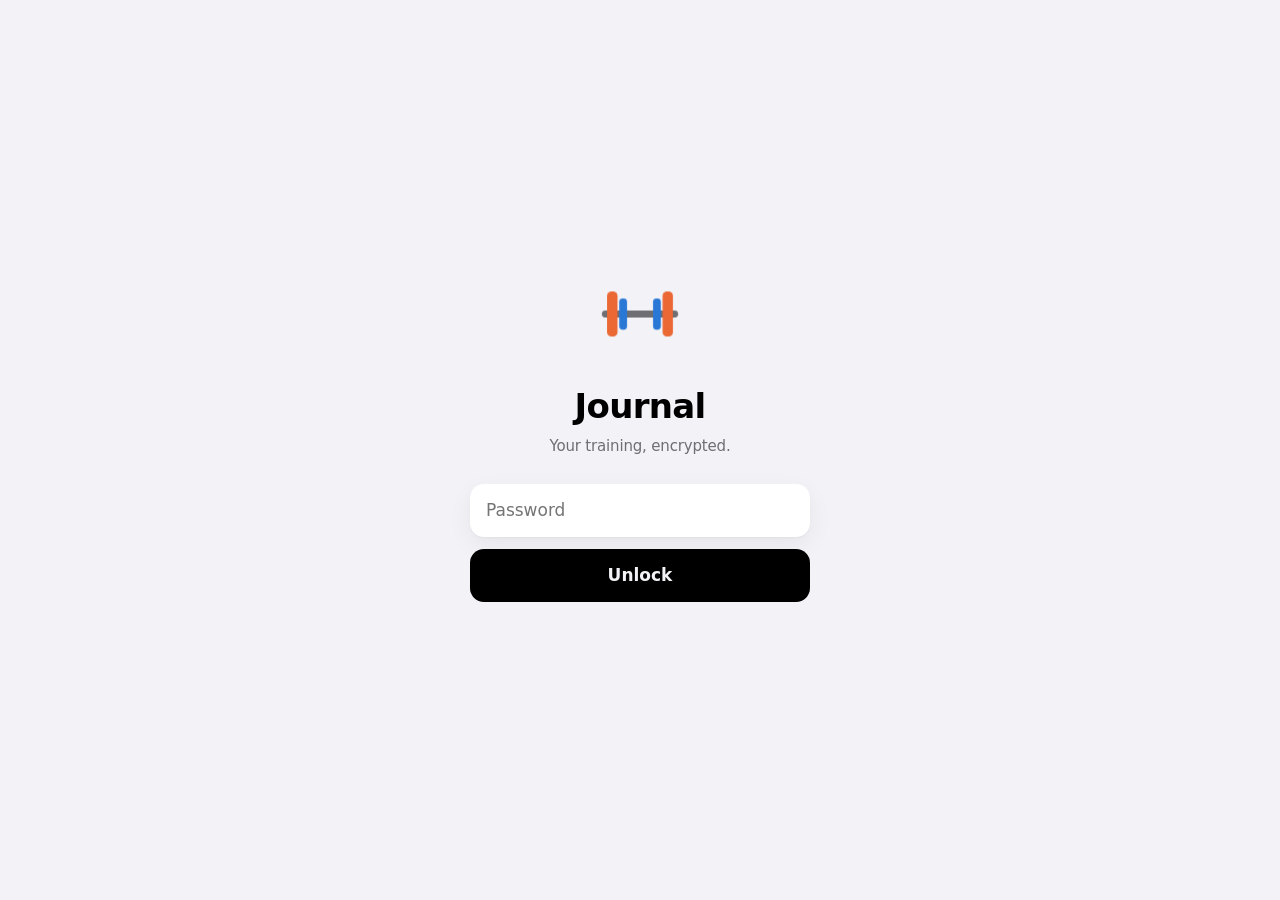
<file: index.html>
<!doctype html>
<html lang="en">
<head>
<meta charset="utf-8">
<meta name="viewport" content="width=device-width, initial-scale=1, viewport-fit=cover">
<!-- Only this site's own files; no inline code, no outside connections, no forms posting anywhere. -->
<meta http-equiv="Content-Security-Policy"
      content="default-src 'none'; script-src 'self'; style-src 'self'; connect-src 'self'; img-src 'self' data:; base-uri 'none'; form-action 'none'; upgrade-insecure-requests">
<meta name="referrer" content="no-referrer">
<meta name="robots" content="noindex, nofollow, noarchive, nosnippet">
<meta name="apple-mobile-web-app-capable" content="yes">
<meta name="mobile-web-app-capable" content="yes">
<meta name="apple-mobile-web-app-status-bar-style" content="black-translucent">
<meta name="apple-mobile-web-app-title" content="Journal">
<meta name="theme-color" content="#f2f2f7" media="(prefers-color-scheme: light)">
<meta name="theme-color" content="#000000" media="(prefers-color-scheme: dark)">
<title>Journal</title>
<link rel="stylesheet" href="style.css">
<script src="app.js" defer></script>
</head>
<body>
<main id="lock" class="lock">
  <svg class="lock-mark" viewBox="0 0 120 120" aria-hidden="true">
    <rect class="bar" x="16" y="56" width="88" height="8" rx="4"/>
    <rect class="plate p1" x="22" y="34" width="12" height="52" rx="5"/>
    <rect class="plate p2" x="36" y="42" width="9" height="36" rx="4"/>
    <rect class="plate p1" x="86" y="34" width="12" height="52" rx="5"/>
    <rect class="plate p2" x="75" y="42" width="9" height="36" rx="4"/>
  </svg>
  <h1>Journal</h1>
  <p class="lock-sub">Your training, encrypted.</p>
  <form id="unlock" autocomplete="on">
    <!-- Lets iPhone Passwords file the password under one name and fill it with Face ID. -->
    <input type="text" name="username" autocomplete="username" value="wod-journal" readonly hidden>
    <input id="password" name="password" type="password" autocomplete="current-password" placeholder="Password"
           aria-label="Password" autocapitalize="off" autocorrect="off" spellcheck="false" required>
    <button type="submit" id="open">Unlock</button>
    <p id="status" role="status"></p>
  </form>
</main>

<div id="app" class="app" hidden>
  <header class="bar">
    <span id="barTitle" class="bar-title">Home</span>
    <span class="bar-actions">
      <span id="syncState" class="pill" role="status" hidden></span>
      <button type="button" id="searchBtn" class="icon-btn" aria-label="Search">
        <svg viewBox="0 0 24 24" aria-hidden="true"><circle cx="10.5" cy="10.5" r="6.5"/><path d="M15.5 15.5L21 21"/></svg>
      </button>
      <button type="button" id="syncBtn" class="icon-btn" aria-label="Sync with Garmin">
        <svg viewBox="0 0 24 24" aria-hidden="true"><path d="M20 12a8 8 0 0 1-14.3 4.9M4 12a8 8 0 0 1 14.3-4.9"/><path d="M18.5 3v4.5H14M5.5 21v-4.5H10"/></svg>
      </button>
      <button type="button" id="lockBtn" class="link">Lock</button>
    </span>
  </header>
  <section id="view-home" class="view" data-title="Home"></section>
  <section id="view-activity" class="view" data-title="Workouts" hidden></section>
  <section id="view-trends" class="view" data-title="Progress" hidden></section>
  <section id="view-coach" class="view" data-title="Coach" hidden></section>
  <section id="view-sleep" class="view" data-title="Sleep" hidden></section>
  <section id="view-community" class="view" data-title="Community" hidden></section>

  <nav class="tabbar" aria-label="Sections">
    <button type="button" class="tab active" data-view="home" aria-label="Home">
      <svg viewBox="0 0 24 24" aria-hidden="true"><path d="M4 10.5L12 4l8 6.5V20h-5v-6H9v6H4z"/></svg>
      <span>Home</span>
    </button>
    <button type="button" class="tab" data-view="activity" aria-label="Workouts">
      <svg viewBox="0 0 24 24" aria-hidden="true"><path d="M6.5 7v10M17.5 7v10M3.5 9.5v5M20.5 9.5v5M6.5 12h11"/></svg>
      <span>Workouts</span>
    </button>
    <button type="button" class="tab" data-view="trends" aria-label="Progress">
      <svg viewBox="0 0 24 24" aria-hidden="true"><path d="M4 20V10M10 20V4M16 20v-7M22 20H2"/></svg>
      <span>Progress</span>
    </button>
    <button type="button" class="tab" data-view="coach" aria-label="Coach">
      <svg viewBox="0 0 24 24" aria-hidden="true"><path d="M4 5h16v11H9l-5 4z"/><path d="M8 9.5h8M8 12.5h5"/></svg>
      <span>Coach</span>
    </button>
    <button type="button" class="tab" data-view="sleep" aria-label="Sleep">
      <svg viewBox="0 0 24 24" aria-hidden="true"><path d="M20 14.5A8 8 0 0 1 9.5 4a8 8 0 1 0 10.5 10.5z"/></svg>
      <span>Sleep</span>
    </button>
    <button type="button" class="tab" data-view="community" aria-label="Community">
      <svg viewBox="0 0 24 24" aria-hidden="true"><circle cx="9" cy="7" r="3"/><circle cx="17" cy="7" r="2.5"/><path d="M3 19v-1a5 5 0 0 1 5-5h2a5 5 0 0 1 5 5v1"/><path d="M17 13a4 4 0 0 1 4 4v2"/></svg>
      <span>Community</span>
    </button>
  </nav>

  <div id="search" class="search-overlay" hidden>
    <div class="search-bar">
      <svg class="search-icon" viewBox="0 0 24 24" aria-hidden="true"><circle cx="10.5" cy="10.5" r="6.5"/><path d="M15.5 15.5L21 21"/></svg>
      <input id="searchInput" type="search" placeholder="Workouts, movements, records…" autocomplete="off" autocorrect="off" spellcheck="false">
      <button type="button" id="searchCancel" class="link">Cancel</button>
    </div>
    <div id="searchResults" class="search-results"></div>
  </div>
</div>
</body>
</html>
</file>
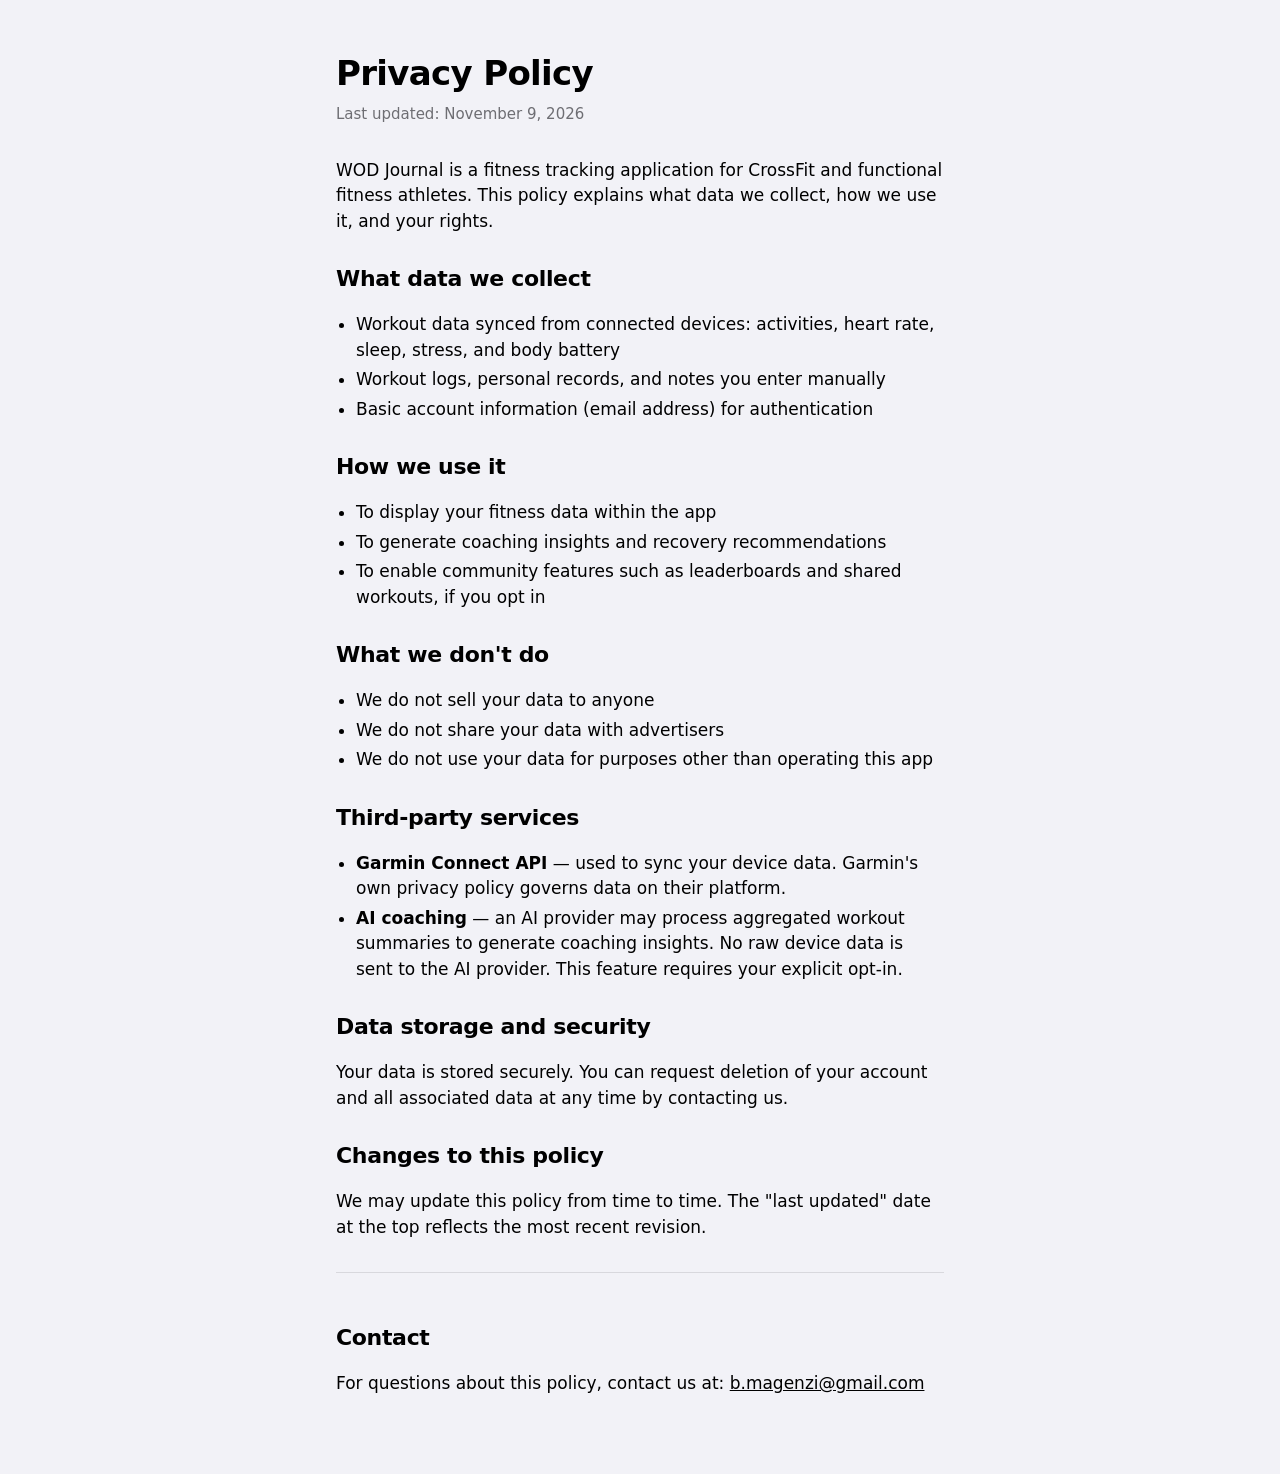
<file: privacy.html>
<!doctype html>
<html lang="en">
<head>
<meta charset="utf-8">
<meta name="viewport" content="width=device-width, initial-scale=1">
<meta name="robots" content="noindex">
<title>WOD Journal — Privacy Policy</title>
<style>
:root {
  color-scheme: light dark;
  --bg: #f2f2f7;
  --card: #ffffff;
  --text: #000000;
  --muted: #6e6e73;
  --hair: rgba(60, 60, 67, 0.14);
}
@media (prefers-color-scheme: dark) {
  :root {
    --bg: #000000;
    --card: #1c1c1e;
    --text: #ffffff;
    --muted: #98989f;
    --hair: rgba(84, 84, 88, 0.55);
  }
}
* { box-sizing: border-box; }
html, body { margin: 0; }
body {
  background: var(--bg);
  color: var(--text);
  font: 17px/1.5 -apple-system, BlinkMacSystemFont, "SF Pro Text", "Helvetica Neue", system-ui, sans-serif;
  -webkit-font-smoothing: antialiased;
  padding: 24px 16px 60px;
  max-width: 640px;
  margin: 0 auto;
}
h1 { font-size: 34px; font-weight: 700; letter-spacing: -0.02em; margin: 24px 0 4px; }
.updated { color: var(--muted); font-size: 15px; margin: 0 0 32px; }
h2 { font-size: 22px; font-weight: 700; letter-spacing: -0.015em; margin: 28px 0 8px; }
p, li { font-size: 17px; line-height: 1.5; }
ul { padding-left: 20px; }
li { margin: 4px 0; }
a { color: inherit; }
.contact { margin-top: 32px; padding-top: 20px; border-top: 0.5px solid var(--hair); }
</style>
</head>
<body>

<h1>Privacy Policy</h1>
<p class="updated">Last updated: November 9, 2026</p>

<p>WOD Journal is a fitness tracking application for CrossFit and functional fitness athletes. This policy explains what data we collect, how we use it, and your rights.</p>

<h2>What data we collect</h2>
<ul>
  <li>Workout data synced from connected devices: activities, heart rate, sleep, stress, and body battery</li>
  <li>Workout logs, personal records, and notes you enter manually</li>
  <li>Basic account information (email address) for authentication</li>
</ul>

<h2>How we use it</h2>
<ul>
  <li>To display your fitness data within the app</li>
  <li>To generate coaching insights and recovery recommendations</li>
  <li>To enable community features such as leaderboards and shared workouts, if you opt in</li>
</ul>

<h2>What we don't do</h2>
<ul>
  <li>We do not sell your data to anyone</li>
  <li>We do not share your data with advertisers</li>
  <li>We do not use your data for purposes other than operating this app</li>
</ul>

<h2>Third-party services</h2>
<ul>
  <li><strong>Garmin Connect API</strong> — used to sync your device data. Garmin's own privacy policy governs data on their platform.</li>
  <li><strong>AI coaching</strong> — an AI provider may process aggregated workout summaries to generate coaching insights. No raw device data is sent to the AI provider. This feature requires your explicit opt-in.</li>
</ul>

<h2>Data storage and security</h2>
<p>Your data is stored securely. You can request deletion of your account and all associated data at any time by contacting us.</p>

<h2>Changes to this policy</h2>
<p>We may update this policy from time to time. The "last updated" date at the top reflects the most recent revision.</p>

<div class="contact">
  <h2>Contact</h2>
  <p>For questions about this policy, contact us at: <a href="mailto:b.magenzi@gmail.com">b.magenzi@gmail.com</a></p>
</div>

</body>
</html>
</file>
<file: style.css>
/* Journal: iOS-style surfaces; chart colors from the validated categorical palette. */
:root {
  color-scheme: light dark;
  --bg: #f2f2f7;
  --card: #ffffff;
  --card-2: #f7f7fa;
  --text: #000000;
  --text-2: #3c3c43;
  --muted: #6e6e73;
  --hair: rgba(60, 60, 67, 0.14);
  --grid: rgba(60, 60, 67, 0.10);
  --bar-bg: rgba(249, 249, 251, 0.78);
  --tint: #2a78d6;
  --shadow: 0 1px 2px rgba(0,0,0,.04), 0 8px 24px rgba(0,0,0,.06);
  /* categorical slots 1-4 (light) */
  --s1: #2a78d6; --s2: #eb6834; --s3: #1baf7a; --s4: #eda100;
  /* status */
  --good: #0ca30c; --warning: #fab219; --serious: #ec835a; --critical: #d03b3b;
}
@media (prefers-color-scheme: dark) {
  :root {
    --bg: #000000;
    --card: #1c1c1e;
    --card-2: #2c2c2e;
    --text: #ffffff;
    --text-2: #ebebf5;
    --muted: #98989f;
    --hair: rgba(84, 84, 88, 0.55);
    --grid: rgba(84, 84, 88, 0.45);
    --bar-bg: rgba(22, 22, 24, 0.72);
    --tint: #3987e5;
    --shadow: none;
    --s1: #3987e5; --s2: #d95926; --s3: #199e70; --s4: #c98500;
  }
}

* { box-sizing: border-box; -webkit-tap-highlight-color: transparent; }
html, body { margin: 0; }
body {
  background: var(--bg);
  color: var(--text);
  font: 17px/1.35 -apple-system, BlinkMacSystemFont, "SF Pro Text", "Helvetica Neue", system-ui, sans-serif;
  -webkit-font-smoothing: antialiased;
  letter-spacing: -0.01em;
}
[hidden] { display: none !important; }
button { font: inherit; cursor: pointer; }
.num, .stat-value, .hero-value { font-variant-numeric: tabular-nums; }

/* ---------- lock ---------- */
.lock {
  min-height: 100dvh; display: flex; flex-direction: column; align-items: center; justify-content: center;
  padding: 24px 24px calc(24px + env(safe-area-inset-bottom)); text-align: center;
}
.lock-mark { width: 104px; height: 104px; margin-bottom: 18px; transform: rotate(-90deg); }
.ring-track, .ring { fill: none; stroke-width: 11; stroke-linecap: round; }
.ring-track { opacity: .18; }
.r1 { stroke: var(--s2); } .r2 { stroke: var(--s3); } .r3 { stroke: var(--s1); }
.lock .ring.r1 { stroke-dasharray: 230 400; }
.lock .ring.r2 { stroke-dasharray: 170 400; }
.lock .ring.r3 { stroke-dasharray: 110 400; }
.lock h1 { font-size: 34px; font-weight: 700; letter-spacing: -0.02em; margin: 0; }
.lock-sub { color: var(--muted); margin: 6px 0 28px; font-size: 15px; }
.lock form { width: 100%; max-width: 340px; display: grid; gap: 12px; }
.lock input {
  font: inherit; padding: 15px 16px; border-radius: 14px; border: 0;
  background: var(--card); color: var(--text); box-shadow: var(--shadow);
}
.lock input:focus { outline: 2px solid var(--tint); outline-offset: 0; }
#open {
  border: 0; border-radius: 14px; padding: 15px; font-weight: 600;
  background: var(--text); color: var(--bg);
}
#open:disabled { opacity: .55; }
#status { min-height: 1.3em; color: var(--muted); font-size: 15px; margin: 4px 0 0; }

/* ---------- app frame ---------- */
.app { max-width: 720px; margin: 0 auto; padding: 0 16px calc(96px + env(safe-area-inset-bottom)); }
.bar {
  position: sticky; top: 0; z-index: 5; margin: 0 -16px; padding: calc(10px + env(safe-area-inset-top)) 16px 10px;
  display: flex; justify-content: space-between; align-items: center;
  background: var(--bar-bg); -webkit-backdrop-filter: saturate(180%) blur(20px); backdrop-filter: saturate(180%) blur(20px);
  border-bottom: 0.5px solid var(--hair);
}
.bar-title { font-weight: 600; font-size: 17px; }
.bar-actions { display: flex; align-items: center; gap: 14px; }
.icon-btn { background: none; border: 0; padding: 2px; color: var(--tint); display: grid; place-items: center; }
.icon-btn svg { width: 22px; height: 22px; fill: none; stroke: currentColor; stroke-width: 1.9; stroke-linecap: round; stroke-linejoin: round; }
.pill { font-size: 12px; font-weight: 600; color: var(--muted); background: var(--card-2); padding: 3px 9px; border-radius: 999px; }

/* coach */
.coach-chip { display: block; width: 100%; text-align: left; border: 0; color: var(--text); font: inherit; }
.coach-top { display: flex; justify-content: space-between; align-items: center; gap: 8px; }
.coach-top .status { margin-top: 0; }
.coach-headline { font-size: 17px; font-weight: 600; margin-top: 8px; line-height: 1.3; }
.coach-big { font-size: 20px; font-weight: 700; letter-spacing: -0.015em; margin-top: 8px; line-height: 1.25; }
.coach-sub { font-size: 13px; font-weight: 600; color: var(--muted); text-transform: uppercase; letter-spacing: .02em; margin-top: 14px; }
.coach-plan { margin-top: 12px; padding: 10px 12px; background: var(--card-2); border-radius: 12px; font-size: 15px; }
.bullets { margin: 8px 0 0; padding-left: 18px; font-size: 15px; }
.bullets li { margin: 4px 0; }

/* lock mark: barbell */
.lock-mark .bar { fill: var(--muted); }
.lock-mark .p1 { fill: var(--s2); }
.lock-mark .p2 { fill: var(--s1); }
.lock-mark { transform: none; }

/* this week */
.kv.kv4 { grid-template-columns: repeat(2, 1fr); margin-top: 10px; }
.kv.kv4 em { display: block; font-style: normal; font-size: 12px; color: var(--muted); margin-top: 2px; }
.weekstrip { display: grid; grid-template-columns: repeat(7, 1fr); gap: 6px; margin-top: 14px; }
.wday { display: flex; flex-direction: column; align-items: center; gap: 6px; padding: 8px 0; border-radius: 12px; background: var(--card-2); }
.wday.now { outline: 1.5px solid var(--tint); }
.wday-name { font-size: 12px; color: var(--muted); font-weight: 600; }
.wdots { display: flex; flex-wrap: wrap; justify-content: center; gap: 3px; min-height: 10px; max-width: 34px; }
.wdots i { width: 9px; height: 9px; border-radius: 50%; display: block; }
.wdots i.g1 { background: var(--s1); } .wdots i.g2 { background: var(--s2); }
.wdots i.g3 { background: var(--s3); } .wdots i.g4 { background: var(--s4); }

/* recovery row */
.recovery { display: grid; grid-template-columns: repeat(3, 1fr); gap: 8px; width: 100%; border: 0; text-align: left; color: var(--text); font: inherit; }
.recovery > div { display: flex; flex-direction: column; gap: 3px; }
.recovery b { font-size: 20px; font-weight: 700; font-variant-numeric: tabular-nums; }
.recovery .status { margin-top: 0; font-size: 12px; }

/* most trained movements */
.hbars { display: grid; gap: 10px; margin-top: 12px; }
.hbar { display: grid; grid-template-columns: 40% 1fr auto; align-items: center; gap: 10px; font-size: 14px; }
.hbar-label { overflow: hidden; text-overflow: ellipsis; white-space: nowrap; }
.hbar-track { height: 10px; background: var(--card-2); border-radius: 6px; overflow: hidden; }
.hbar-fill { display: block; height: 100%; background: var(--s1); border-radius: 6px; }
.hbar-num { font-variant-numeric: tabular-nums; font-weight: 600; white-space: nowrap; }

/* records */
.records { padding: 4px 16px; }
.record { display: flex; justify-content: space-between; align-items: center; gap: 10px; padding: 11px 0; border-top: 0.5px solid var(--hair); }
.record:first-child { border-top: 0; }
.record-label { font-weight: 600; }
.record-value { font-size: 20px; font-weight: 700; font-variant-numeric: tabular-nums; white-space: nowrap; }
.link { background: none; border: 0; color: var(--tint); padding: 4px 0; font-size: 17px; }
.view { animation: fade .28s cubic-bezier(.2, .9, .3, 1); }
@keyframes fade { from { opacity: 0; transform: translateY(6px); } to { opacity: 1; transform: none; } }
.large-title { font-size: 34px; font-weight: 700; letter-spacing: -0.022em; margin: 14px 0 2px; }
.eyebrow { color: var(--muted); font-size: 15px; margin: 0 0 14px; }
.section-title { font-size: 22px; font-weight: 700; letter-spacing: -0.015em; margin: 26px 0 10px; }

.tabbar {
  position: fixed; left: 0; right: 0; bottom: 0; z-index: 6; display: flex; justify-content: space-around;
  padding: 6px 8px calc(6px + env(safe-area-inset-bottom));
  background: var(--bar-bg); -webkit-backdrop-filter: saturate(180%) blur(20px); backdrop-filter: saturate(180%) blur(20px);
  border-top: 0.5px solid var(--hair);
}
.tab {
  flex: 1; max-width: 120px; background: none; border: 0; color: var(--muted);
  display: flex; flex-direction: column; align-items: center; gap: 2px; padding: 4px 0; font-size: 10.5px; font-weight: 500;
}
.tab svg { width: 26px; height: 26px; fill: none; stroke: currentColor; stroke-width: 1.8; stroke-linecap: round; stroke-linejoin: round; }
.tab.active { color: var(--tint); }

/* ---------- cards & tiles ---------- */
.card { background: var(--card); border-radius: 22px; padding: 16px; box-shadow: var(--shadow); margin-bottom: 12px; position: relative; transition: transform .15s ease, box-shadow .15s ease; }
button.card:active, a.card:active { transform: scale(.98); }
.grid2 { display: grid; grid-template-columns: 1fr 1fr; gap: 12px; margin-bottom: 12px; }
.card .grid2 { margin-bottom: 0; }
.grid2 .card { margin: 0; }
.tile-label { font-size: 13px; font-weight: 600; color: var(--muted); text-transform: uppercase; letter-spacing: .02em; }
.stat-value { font-size: 30px; font-weight: 700; letter-spacing: -0.02em; margin-top: 6px; line-height: 1.1; }
.stat-value small { font-size: 15px; font-weight: 600; color: var(--muted); margin-left: 2px; letter-spacing: 0; }
.stat-sub { font-size: 13px; color: var(--muted); margin-top: 4px; }
.status { display: inline-flex; align-items: center; gap: 6px; font-size: 13px; font-weight: 600; margin-top: 6px; color: var(--text-2); }
.status::before { content: ""; width: 8px; height: 8px; border-radius: 50%; background: var(--dot, var(--muted)); }
.status.good { --dot: var(--good); } .status.warning { --dot: var(--warning); }
.status.serious { --dot: var(--serious); } .status.critical { --dot: var(--critical); }
.empty { color: var(--muted); font-size: 15px; }

/* rings */
.rings { display: flex; align-items: center; gap: 18px; }
.rings svg { width: 132px; height: 132px; flex: 0 0 auto; transform: rotate(-90deg); }
.rings .ring-track, .rings .ring { stroke-width: 13; }
.rings .ring { transition: stroke-dasharray .8s cubic-bezier(.2,.8,.2,1); }
.ring-legend { display: grid; gap: 10px; }
.ring-row .tile-label { display: flex; align-items: center; gap: 6px; }
.ring-row .tile-label::before { content: ""; width: 8px; height: 8px; border-radius: 50%; background: var(--c); }
.ring-row.c1 { --c: var(--s2); } .ring-row.c2 { --c: var(--s3); } .ring-row.c3 { --c: var(--s1); }
.ring-row .num { font-size: 20px; font-weight: 700; }
.ring-row .of { color: var(--muted); font-size: 14px; font-weight: 500; }

/* stage bar */
.stagebar { display: flex; gap: 2px; height: 10px; border-radius: 6px; overflow: hidden; margin-top: 10px; }
.stagebar span { display: block; height: 100%; }
.k1 { background: var(--s1); } .k2 { background: var(--s2); } .k3 { background: var(--s3); } .k4 { background: var(--s4); }
.legend { display: flex; flex-wrap: wrap; gap: 6px 14px; margin-top: 10px; font-size: 13px; color: var(--text-2); }
.legend span { display: inline-flex; align-items: center; gap: 6px; }
.legend i { width: 10px; height: 10px; border-radius: 3px; display: inline-block; }

/* ---------- activity ---------- */
.chips { display: flex; gap: 8px; overflow-x: auto; padding: 2px 0 6px; margin: 0 -16px 6px; padding-left: 16px; scrollbar-width: none; }
.chips::-webkit-scrollbar { display: none; }
.chip { border: 0; background: var(--card); color: var(--text); padding: 8px 14px; border-radius: 999px; font-size: 15px; font-weight: 500; white-space: nowrap; box-shadow: var(--shadow); }
.chip.on { background: var(--text); color: var(--bg); }
.day-head { font-size: 13px; font-weight: 600; color: var(--muted); text-transform: uppercase; letter-spacing: .02em; margin: 18px 4px 8px; }
.act { padding: 0; overflow: hidden; }
.act summary { list-style: none; display: flex; gap: 12px; align-items: center; padding: 14px 16px; cursor: pointer; }
.act summary::-webkit-details-marker { display: none; }
.badge { width: 42px; height: 42px; border-radius: 12px; display: grid; place-items: center; flex: 0 0 auto; }
.badge svg { width: 24px; height: 24px; fill: none; stroke: #fff; stroke-width: 2; stroke-linecap: round; stroke-linejoin: round; }
.g1 { background: var(--s1); } .g2 { background: var(--s2); } .g3 { background: var(--s3); } .g4 { background: var(--s4); }
.act-main { flex: 1; min-width: 0; }
.act-title { font-weight: 600; white-space: nowrap; overflow: hidden; text-overflow: ellipsis; }
.act-meta { font-size: 14px; color: var(--muted); margin-top: 1px; }
.chev { color: var(--muted); transition: transform .2s; font-size: 20px; line-height: 1; }
.act[open] .chev { transform: rotate(90deg); }
.act-body { padding: 0 16px 16px; }
.kv { display: grid; grid-template-columns: repeat(3, 1fr); gap: 1px; background: var(--hair); border-radius: 14px; overflow: hidden; }
.kv div { background: var(--card-2); padding: 10px 12px; }
.kv b { display: block; font-size: 17px; font-variant-numeric: tabular-nums; }
.kv span { font-size: 12px; color: var(--muted); }
.notes { margin: 12px 0 0; padding: 12px 14px; background: var(--card-2); border-radius: 14px; font-size: 15px; }
.notes p { margin: 3px 0; overflow-wrap: anywhere; }
.rounds { list-style: none; margin: 12px 0 0; padding: 0; counter-reset: rd; }
.round { counter-increment: rd; display: grid; grid-template-columns: 70px 1fr; gap: 10px; padding: 10px 0; border-top: 0.5px solid var(--hair); }
.round-time { font-size: 13px; color: var(--muted); font-variant-numeric: tabular-nums; }
.round-time::before { content: "Round " counter(rd); display: block; color: var(--text); font-weight: 600; }
.sets { list-style: none; padding: 0; margin: 0; }
.set { padding: 2px 0; font-size: 15px; display: flex; justify-content: space-between; gap: 8px; }
.set .amt { font-variant-numeric: tabular-nums; color: var(--text-2); font-weight: 600; white-space: nowrap; }
.set.rest { color: var(--muted); font-size: 13px; }
.garmin { display: inline-block; margin-top: 12px; color: var(--tint); font-size: 15px; text-decoration: none; }

/* ---------- charts ---------- */
.seg { display: flex; background: var(--card-2); border-radius: 10px; padding: 2px; margin: 4px 0 14px; }
.seg button { flex: 1; border: 0; background: none; color: var(--text); padding: 7px 0; border-radius: 8px; font-size: 14px; font-weight: 500; }
.seg button.on { background: var(--card); box-shadow: 0 1px 3px rgba(0,0,0,.12); font-weight: 600; }
.chart-head { display: flex; justify-content: space-between; align-items: baseline; gap: 8px; }
.chart-title { font-size: 17px; font-weight: 600; }
.chart-sum { font-size: 13px; color: var(--muted); text-align: right; }
.chart-sum b { color: var(--text); font-size: 17px; font-variant-numeric: tabular-nums; }
.chart { position: relative; margin-top: 8px; touch-action: pan-y; }
.chart svg { width: 100%; height: auto; display: block; overflow: visible; }
.gridline { stroke: var(--grid); stroke-width: 1; }
.goalline { stroke: var(--muted); stroke-width: 1; stroke-dasharray: 3 3; }
.axis { fill: var(--muted); font-size: 10px; }
.fill1 { fill: var(--s1); } .fill2 { fill: var(--s2); } .fill3 { fill: var(--s3); } .fill4 { fill: var(--s4); }
.line1 { stroke: var(--s1); } .line2 { stroke: var(--s2); } .line3 { stroke: var(--s3); } .line4 { stroke: var(--s4); }
.line { fill: none; stroke-width: 2; stroke-linejoin: round; stroke-linecap: round; }
.dot { stroke: var(--card); stroke-width: 2; }
.cursor { stroke: var(--muted); stroke-width: 1; }
.dim { opacity: .35; }
.tip {
  position: absolute; top: -6px; transform: translate(-50%, -100%); pointer-events: none; white-space: nowrap;
  background: var(--card-2); color: var(--text); border-radius: 10px; padding: 6px 10px; font-size: 13px;
  box-shadow: 0 4px 16px rgba(0,0,0,.18);
}
.tip b { font-variant-numeric: tabular-nums; }

/* coach: tagged one-liners, signals, donut */
.call { font-size: 13px; font-weight: 700; padding: 4px 10px; border-radius: 999px; color: #fff; background: var(--muted); }
.call.good { background: var(--good); } .call.warning { background: var(--warning); color: #000; }
.call.serious { background: var(--serious); color: #000; } .call.critical { background: var(--critical); }
.citems { list-style: none; margin: 12px 0 0; padding: 0; display: grid; gap: 8px; }
.citem { display: flex; gap: 10px; align-items: flex-start; font-size: 15px; line-height: 1.3; }
.cmark { flex: none; width: 22px; height: 22px; border-radius: 50%; display: inline-flex; align-items: center; justify-content: center;
  font-size: 13px; font-weight: 800; color: #fff; }
.citem.good .cmark { background: var(--good); }
.citem.watch .cmark { background: var(--warning); color: #000; }
.citem.advice .cmark { background: var(--tint); }
.cplan { margin-top: 14px; padding: 10px 12px 12px; background: var(--card-2); border-radius: 14px; }
.cplan .coach-sub { margin-top: 0; }
.cplan p { margin: 6px 0 0; font-size: 15px; }
.cplan-row { display: flex; justify-content: space-between; gap: 12px; padding-top: 8px; font-size: 15px; }
.cplan-row span { color: var(--muted); text-align: right; }
.signals { display: grid; grid-template-columns: repeat(2, 1fr); gap: 8px; margin-top: 14px; }
.signal { background: var(--card-2); border-radius: 14px; padding: 10px 12px; }
.signal b { display: block; font-size: 20px; font-variant-numeric: tabular-nums; margin-top: 2px; }
.sig-track { position: relative; height: 6px; border-radius: 3px; background: var(--grid); margin: 8px 0 6px; }
.sig-fill { display: block; height: 100%; border-radius: 3px; background: var(--muted); }
.sig-fill.up { background: var(--good); } .sig-fill.down { background: var(--warning); } .sig-fill.same { background: var(--tint); }
.sig-base { position: absolute; top: -3px; width: 2px; height: 12px; border-radius: 1px; background: var(--text); }
.sig-sub { font-size: 12px; color: var(--muted); }
.sig-sub.up { color: var(--good); }
.donut { display: flex; align-items: center; gap: 16px; margin-top: 12px; }
.donut svg { width: 120px; height: 120px; flex: none; }
.donut-track { fill: none; stroke: var(--grid); stroke-width: 14; }
.donut-seg { fill: none; stroke-width: 14; }
.donut-num { font-size: 18px; font-weight: 700; fill: var(--text); }
.donut-sub { font-size: 11px; fill: var(--muted); }
.donut-legend { display: grid; gap: 8px; font-size: 14px; flex: 1; min-width: 0; }
.donut-legend div { display: flex; align-items: center; gap: 8px; }
.donut-legend i { width: 10px; height: 10px; border-radius: 3px; flex: none; }
.donut-legend b { margin-left: auto; font-weight: 600; font-variant-numeric: tabular-nums; white-space: nowrap; }
.kv.kv-cmp { margin-top: 12px; }
.kv-cmp em { display: block; font-style: normal; font-size: 12px; color: var(--muted); margin-top: 2px; }
.kv-cmp em.hard { color: var(--s2); } .kv-cmp em.easy { color: var(--s1); }

/* coach avatar & chat */
.avatar { flex: none; border-radius: 50%; display: block; }
.av-bg { fill: var(--s1); }
.avatar.m-push .av-bg { fill: var(--s2); } .avatar.m-easy .av-bg { fill: var(--s4); } .avatar.m-rest .av-bg { fill: var(--s3); }
.av-skin { fill: #e3b48a; }
.av-hair { fill: #2b1d14; }
.av-beard { fill: #2b1d14; opacity: .28; }
.av-band { fill: #ffffff; }
.av-shirt { fill: #1f2328; }
.av-cord { fill: none; stroke: #ffffff; stroke-width: 1.2; opacity: .8; }
.av-whistle { fill: #c9ced6; }
.av-eye { fill: #2b1d14; }
.av-line { fill: none; stroke: #2b1d14; stroke-width: 1.7; stroke-linecap: round; }
.av-open { fill: #5a1f1f; stroke: #2b1d14; stroke-width: 1.2; stroke-linejoin: round; }
.av-z { font-size: 11px; font-weight: 800; fill: #ffffff; }
.av-mouth { transform-box: fill-box; transform-origin: center; }
.avatar.talking .av-mouth { animation: talk .16s ease-in-out infinite alternate; }
@keyframes talk { from { transform: scaleY(.35); } to { transform: scaleY(1.35); } }
.coach-head { display: flex; align-items: center; gap: 12px; }
.coach-who { display: flex; flex-direction: column; min-width: 0; flex: 1; }
.coach-who b { font-size: 17px; }
.coach-who span { font-size: 13px; color: var(--muted); }
.listen { border: 0; border-radius: 999px; padding: 7px 12px; background: var(--card-2); color: var(--tint); font-size: 14px; font-weight: 600; white-space: nowrap; }
.coach-today .call { position: absolute; top: 16px; right: 16px; }
.coach-today .coach-head { padding-right: 0; }
.coach-today .listen { margin-top: 30px; }
.chat { display: flex; flex-direction: column; align-items: flex-start; gap: 6px; margin-top: 12px; min-height: 44px; }
.bubble { max-width: 92%; background: var(--card-2); border-radius: 18px 18px 18px 6px; padding: 9px 12px; font-size: 15px; line-height: 1.3;
  display: flex; gap: 9px; align-items: flex-start; }
.bubble.big { font-size: 18px; font-weight: 700; letter-spacing: -0.01em; background: var(--tint); color: #fff; }
.bubble .cmark { width: 20px; height: 20px; font-size: 12px; }
.bubble.good .cmark { background: var(--good); } .bubble.watch .cmark { background: var(--warning); color: #000; }
.bubble.advice .cmark { background: var(--tint); }
.bubble.pop { animation: pop .28s cubic-bezier(.2,.9,.3,1.3); transform-origin: left bottom; }
@keyframes pop { from { opacity: 0; transform: scale(.85) translateY(6px); } to { opacity: 1; transform: none; } }
.bubble.typing { gap: 4px; padding: 13px 14px; }
.bubble.typing i { width: 7px; height: 7px; border-radius: 50%; background: var(--muted); animation: blink 1s infinite; }
.bubble.typing i:nth-child(2) { animation-delay: .15s; } .bubble.typing i:nth-child(3) { animation-delay: .3s; }
@keyframes blink { 0%, 80%, 100% { opacity: .25; } 40% { opacity: 1; } }
.later { opacity: 0; }
.reveal { animation: fadeup .45s ease both; }
@keyframes fadeup { from { opacity: 0; transform: translateY(8px); } to { opacity: 1; transform: none; } }
.chip-who { display: inline-flex; align-items: center; gap: 8px; }

/* wrapped */
.wrap-card { display: flex; flex-direction: column; gap: 2px; width: 100%; text-align: left; border: 0; color: #fff; font: inherit;
  background: linear-gradient(135deg, var(--s2), #b8327a 55%, var(--s1)); }
.wrap-card b { font-size: 22px; letter-spacing: -0.015em; }
.wrap-kicker, .wrap-sub { font-size: 13px; font-weight: 600; opacity: .9; }
.no-scroll { overflow: hidden; }
.wrapped { position: fixed; inset: 0; z-index: 50; background: #000; color: #fff; }
.w-stage, .w-slide { position: absolute; inset: 0; }
.w-slide { display: flex; flex-direction: column; justify-content: center; padding: 70px 28px calc(40px + env(safe-area-inset-bottom)); }
.w-slide.enter > * { animation: fadeup .55s ease both; }
.w-slide.enter > *:nth-child(2) { animation-delay: .12s; } .w-slide.enter > *:nth-child(3) { animation-delay: .24s; }
.w-slide.enter > *:nth-child(4) { animation-delay: .36s; }
.w-bg1 { background: radial-gradient(120% 80% at 10% 0%, #3d6fe0 0%, #1b2a6b 55%, #0b0f24 100%); }
.w-bg2 { background: radial-gradient(120% 80% at 90% 0%, #ff7a3d 0%, #b8327a 55%, #2a0b24 100%); }
.w-bg3 { background: radial-gradient(120% 80% at 10% 10%, #22c58a 0%, #0f6b5a 55%, #04201c 100%); }
.w-bg4 { background: radial-gradient(120% 80% at 90% 10%, #ffc53d 0%, #d0612b 55%, #2a1206 100%); }
.w-bg5 { background: radial-gradient(120% 80% at 50% 0%, #ff5a5f 0%, #8e2bd0 55%, #12062a 100%); }
.w-kicker { font-size: 15px; font-weight: 700; text-transform: uppercase; letter-spacing: .08em; opacity: .85; }
.w-title { font-size: 48px; font-weight: 800; letter-spacing: -0.03em; line-height: 1.05; margin-top: 10px; }
.w-big { font-size: 96px; font-weight: 800; letter-spacing: -0.04em; line-height: 1; margin-top: 12px; font-variant-numeric: tabular-nums; }
.w-sub { font-size: 20px; font-weight: 600; margin-top: 8px; opacity: .92; }
.w-note { font-size: 17px; margin-top: 18px; opacity: .9; }
.w-list { list-style: none; padding: 0; margin: 22px 0 0; display: grid; gap: 10px; }
.w-list li { display: flex; justify-content: space-between; gap: 12px; padding: 12px 14px; border-radius: 14px; background: rgba(255,255,255,.14);
  font-size: 16px; backdrop-filter: blur(8px); -webkit-backdrop-filter: blur(8px); }
.w-list b { white-space: nowrap; }
.w-donut { margin-top: 22px; }
.w-donut svg { width: 150px; height: 150px; }
.wrapped .donut-num { fill: #fff; } .wrapped .donut-sub { fill: rgba(255,255,255,.8); }
.wrapped .donut-track { stroke: rgba(255,255,255,.18); }
.wrapped .donut-legend { color: #fff; font-size: 15px; }
.w-coach { display: flex; align-items: flex-end; gap: 12px; margin-top: 22px; }
.w-coach .bubble.big { background: rgba(255,255,255,.18); }
.w-bars { position: absolute; top: calc(10px + env(safe-area-inset-top)); left: 12px; right: 12px; display: flex; gap: 4px; z-index: 2; }
.w-bars i { flex: 1; height: 3px; border-radius: 2px; background: rgba(255,255,255,.3); overflow: hidden; }
.w-bars i span { display: block; height: 100%; width: 0; background: #fff; }
.w-bars i.done span { width: 100%; }
.w-bars i.on span { animation: fillbar 6.5s linear forwards; }
@keyframes fillbar { to { width: 100%; } }
.w-close { position: absolute; top: calc(22px + env(safe-area-inset-top)); right: 12px; z-index: 3; border: 0; background: rgba(255,255,255,.18);
  color: #fff; width: 34px; height: 34px; border-radius: 50%; font-size: 16px; }
.w-tap { position: absolute; top: 60px; bottom: 0; width: 35%; border: 0; background: transparent; z-index: 1; }
.w-tap.left { left: 0; } .w-tap.right { right: 0; width: 65%; }
.wrap-chips { flex-wrap: wrap; }
@media (prefers-reduced-motion: reduce) {
  .bubble.pop, .reveal, .w-slide.enter > *, .avatar.talking .av-mouth { animation: none; }
  .w-bars i.on span { animation-duration: 6.5s; }
}

/* workout list rows */
.act-row { display: flex; gap: 12px; align-items: center; width: 100%; text-align: left; border: 0; color: var(--text); font: inherit; padding: 14px 16px; }
.act-row:active { transform: scale(.985); }
.move-link { border: 0; background: none; padding: 0; font: inherit; color: var(--text); text-decoration: underline;
  text-decoration-color: var(--hair); text-underline-offset: 3px; text-align: left; }
.set-hr { color: var(--muted); font-weight: 500; font-size: 12px; }

/* sheets */
.sheet-wrap { position: fixed; inset: 0; z-index: 40; }
.sheet-backdrop { position: absolute; inset: 0; background: rgba(0,0,0,.45); animation: fadein .25s ease both; }
@keyframes fadein { from { opacity: 0; } }
.sheet { position: absolute; left: 0; right: 0; bottom: 0; top: calc(10px + env(safe-area-inset-top)); background: var(--bg);
  border-radius: 16px 16px 0 0; display: flex; flex-direction: column; animation: sheetup .34s cubic-bezier(.2,.8,.2,1) both;
  transition: transform .25s ease; }
.sheet.dragging { transition: none; }
@keyframes sheetup { from { transform: translateY(100%); } }
.sheet-head { position: relative; display: flex; align-items: center; gap: 8px; padding: 18px 14px 10px; border-bottom: 0.5px solid var(--hair); touch-action: none; }
.sheet-grab { position: absolute; top: 6px; left: 50%; width: 38px; height: 5px; margin-left: -19px; border-radius: 3px; background: var(--hair); }
.sheet-title { flex: 1; font-weight: 700; font-size: 17px; white-space: nowrap; overflow: hidden; text-overflow: ellipsis; }
.sheet-back, .sheet-close { border: 0; background: var(--card-2); color: var(--text); width: 32px; height: 32px; border-radius: 50%; font-size: 16px; flex: none; }
.sheet-back { font-size: 24px; line-height: 1; }
.sheet-body { flex: 1; overflow-y: auto; -webkit-overflow-scrolling: touch; overscroll-behavior: contain;
  padding: 12px 16px calc(28px + env(safe-area-inset-bottom)); }
.sheet-body .eyebrow { margin-top: 4px; }
.notes p { margin: 0 0 4px; font-size: 15px; }

/* heart-rate chart */
.hr-chart svg { overflow: visible; }
.hr-line { fill: none; stroke: var(--s2); stroke-width: 1.8; stroke-linejoin: round; }
.hr-stop-top { stop-color: var(--s2); stop-opacity: .35; }
.hr-stop-bottom { stop-color: var(--s2); stop-opacity: 0; }
.hr-peak { fill: var(--s2); stroke: var(--card); stroke-width: 2; }
.hr-dot { fill: var(--s2); }
.band-round { fill: var(--s1); opacity: .07; } .band-round.alt { opacity: .14; }
.band-rest { fill: var(--muted); opacity: .28; } .band-rest.unsure { opacity: .14; }
.band-setup { fill: var(--muted); opacity: .12; }
.band-label { fill: var(--muted); font-size: 9.5px; font-weight: 600; }
.mv-box { fill: var(--card-2); stroke: var(--hair); stroke-width: 1; stroke-dasharray: 3 2; }
.mv-box.r1 { fill: var(--grid); }
.mv-text { fill: var(--text-2); font-size: 8.5px; font-weight: 600; }
.hr-note { margin: 8px 0 0; }
.hr-insight { display: flex; gap: 8px; align-items: center; margin-top: 10px; font-size: 15px; }
.hr-insight .cmark { background: var(--s2); }
.mv-last { margin: 10px 0 0; }

/* home: today hero, what's new */
.hero { display: block; width: 100%; text-align: left; border: 0; color: var(--text); font: inherit; padding: 18px; }
.hero-top { display: flex; justify-content: space-between; align-items: center; }
.hero-headline { font-size: 22px; font-weight: 700; letter-spacing: -0.02em; line-height: 1.22; margin-top: 12px; }
.hero-stats { display: grid; grid-template-columns: repeat(3, 1fr); gap: 8px; margin-top: 14px; }
.hero-stats div { background: var(--card-2); border-radius: 14px; padding: 10px; }
.hero-stats b { display: block; font-size: 19px; font-variant-numeric: tabular-nums; }
.hero-stats span { font-size: 12px; color: var(--muted); }
.hero-stats em { display: block; font-style: normal; font-size: 12px; font-weight: 600; margin-top: 3px; color: var(--muted); }
.hero-stats em.good { color: var(--good); } .hero-stats em.warning { color: var(--warning); }
.hero-stats em.serious, .hero-stats em.critical { color: var(--serious); }
.hero-plan { margin-top: 12px; font-size: 14px; color: var(--text-2); }
.new-strip { margin-bottom: 12px; }
.new-head { display: flex; justify-content: space-between; align-items: center; margin-bottom: 6px; }
.new-x { border: 0; background: none; color: var(--muted); font-size: 14px; padding: 4px; }
.new-row { display: flex; gap: 8px; overflow-x: auto; scrollbar-width: none; padding-bottom: 2px; }
.new-row::-webkit-scrollbar { display: none; }
.new-chip { flex: none; border: 0; border-radius: 999px; padding: 8px 14px; background: var(--card); color: var(--text); font-size: 14px;
  font-weight: 600; box-shadow: var(--shadow); white-space: nowrap; }
@media (prefers-reduced-motion: reduce) { .sheet, .sheet-backdrop { animation: none; } }

/* body heatmap: warm scale, yellow (light) -> orange -> red (fried) */
:root { --lv-light: #f2c12e; --lv-worked: #f07f22; --lv-fried: #e2332b; --lv-fresh: #d6d6dc; --sil: #ececf0; --sil-line: #b9b9c0; }
@media (prefers-color-scheme: dark) {
  :root { --lv-light: #f5c518; --lv-worked: #f2802a; --lv-fried: #ef3a32; --lv-fresh: #3a3a3e; --sil: #141416; --sil-line: #8e8e93; }
}
.body-figs { display: grid; grid-template-columns: 1fr 1fr; gap: 4px; margin-top: 10px; }
.body-col { display: flex; flex-direction: column; align-items: center; }
.body-fig { height: 290px; width: auto; max-width: 100%; display: block; }
.body-side { font-size: 12px; color: var(--muted); margin-top: 2px; }
.sil-edge { fill: var(--sil); stroke: var(--sil-line); stroke-width: 4.2; stroke-linejoin: round; }
.sil-fill { fill: var(--sil); stroke: var(--sil); stroke-width: 3; stroke-linejoin: round; }
.mus { fill: var(--lv-fresh); stroke: var(--sil); stroke-width: .8; stroke-linejoin: round; cursor: pointer; transition: opacity .2s; }
.mus.lv-light { fill: var(--lv-light); } .mus.lv-worked { fill: var(--lv-worked); } .mus.lv-fried { fill: var(--lv-fried); }
.mus.sore { stroke: var(--text); stroke-width: 1; stroke-dasharray: 2 1.2; }
.mus:active { opacity: .6; }
.body-legend i { width: 12px; height: 12px; border-radius: 4px; }
.body-legend i.lv-fresh, .lv-bar span.lv-fresh { background: var(--lv-fresh); }
.body-legend i.lv-light, .lv-bar span.lv-light { background: var(--lv-light); }
.body-legend i.lv-worked, .lv-bar span.lv-worked { background: var(--lv-worked); }
.body-legend i.lv-fried, .lv-bar span.lv-fried { background: var(--lv-fried); }
.body-legend i.lv-sore { background: transparent; border: 1.6px dashed var(--text); }
.body-notes p { margin: 10px 0 0; font-size: 14px; color: var(--text-2); }
.lv-bar { height: 8px; border-radius: 4px; background: var(--grid); margin-top: 12px; overflow: hidden; }
.lv-bar span { display: block; height: 100%; border-radius: 4px; }

/* muscle contributors: share bars (% of this muscle's current load) */
.src-list .src-row { padding: 11px 0; border-top: 0.5px solid var(--hair); }
.src-list .src-row:first-child { border-top: 0; padding-top: 2px; }
.src-head { display: flex; justify-content: space-between; align-items: baseline; gap: 10px; }
.src-name { font-weight: 600; }
.src-list .move-link { font-weight: 600; }
.src-pct { font-variant-numeric: tabular-nums; font-weight: 700; color: var(--text-2); flex: none; }
.src-track { height: 7px; border-radius: 4px; background: var(--grid); margin-top: 7px; overflow: hidden; }
.src-fill { display: block; height: 100%; border-radius: 4px; background: var(--s2); }
.src-sub { font-size: 13px; color: var(--muted); margin-top: 5px; }

/* per-session body map: isolate a movement or muscle */
.body-cap { margin: 8px 0 2px; min-height: 18px; }
.body-card .chips { margin-bottom: 0; }
.mus.on { fill: var(--s2); }
.mus.off { fill: var(--lv-fresh); fill-opacity: 1; }
.mus.iso { fill: var(--s2); fill-opacity: 1; }
.mus.iso-sup { fill: var(--s2); fill-opacity: .42; }
.mus.dim { fill: var(--lv-fresh); fill-opacity: .5; }

/* engine block: Garmin heart-rate zones + cardio */
.eng { display: flex; align-items: center; gap: 14px; margin-top: 4px; }
.eng-h { width: 56px; height: 56px; flex: none; }
.eng-h .heart { fill: var(--critical); transform-box: fill-box; transform-origin: center; animation: beat 1.3s ease-in-out infinite; }
@keyframes beat { 0%, 100% { transform: scale(1); } 16% { transform: scale(1.12); } 34% { transform: scale(1); } }
.eng-big b { font-size: 26px; font-weight: 800; font-variant-numeric: tabular-nums; }
.eng-big small { font-size: 13px; color: var(--muted); }
.eng-sub { font-size: 13px; color: var(--muted); margin-top: 2px; }
.zbar { display: flex; height: 12px; border-radius: 6px; overflow: hidden; margin-top: 14px; gap: 1px; background: var(--grid); }
.zbar span { display: block; }
.zlist { margin-top: 11px; display: grid; gap: 8px; }
.zrow { display: flex; align-items: center; gap: 8px; font-size: 14px; }
.zrow i { width: 11px; height: 11px; border-radius: 3px; flex: none; }
.zname { font-weight: 600; } .zrange { color: var(--muted); } .zrow b { margin-left: auto; font-variant-numeric: tabular-nums; }
.z1 { background: #8e8e93; } .z2 { background: #3987e5; } .z3 { background: #199e70; } .z4 { background: #f2802a; } .z5 { background: #ef3a32; }
.eng-cardio-h { font-size: 13px; font-weight: 600; color: var(--muted); text-transform: uppercase; letter-spacing: .03em; margin-top: 18px; }
.erow2 { display: flex; align-items: center; gap: 10px; margin-top: 9px; font-size: 15px; }
.erow2 .edot { width: 9px; height: 9px; border-radius: 50%; background: var(--s2); flex: none; }
.erow2 b { margin-left: auto; font-variant-numeric: tabular-nums; }

/* ---------- search ---------- */
.search-overlay {
  position: fixed; inset: 0; z-index: 100; background: var(--bg);
  display: flex; flex-direction: column;
  animation: searchIn .25s cubic-bezier(.2, .9, .3, 1);
  padding-top: env(safe-area-inset-top);
}
@keyframes searchIn { from { opacity: 0; transform: translateY(-8px); } to { opacity: 1; transform: none; } }
.search-bar {
  display: flex; align-items: center; gap: 8px;
  padding: 10px 16px; flex: none;
  background: var(--bg); position: sticky; top: 0; z-index: 1;
}
.search-icon {
  width: 18px; height: 18px; flex: none;
  fill: none; stroke: var(--muted); stroke-width: 2; stroke-linecap: round; stroke-linejoin: round;
}
.search-bar input {
  flex: 1; font: 17px/1.35 -apple-system, BlinkMacSystemFont, "SF Pro Text", "Helvetica Neue", system-ui, sans-serif;
  background: var(--card); color: var(--text); border: 0; border-radius: 12px;
  padding: 10px 14px; outline: none;
}
.search-bar input::placeholder { color: var(--muted); }
.search-bar .link { flex: none; font-size: 17px; }
.search-results { flex: 1; overflow-y: auto; -webkit-overflow-scrolling: touch; padding: 0 16px 120px; }
.search-group { margin-top: 18px; }
.search-group-title {
  font-size: 13px; font-weight: 600; color: var(--muted); text-transform: uppercase;
  letter-spacing: .03em; padding: 0 0 6px; margin: 0;
}
.search-item {
  display: flex; align-items: center; gap: 12px;
  padding: 12px 0; border-top: 0.5px solid var(--hair);
  background: none; border-left: 0; border-right: 0; border-bottom: 0;
  width: 100%; text-align: left; color: var(--text); font: inherit; cursor: pointer;
}
.search-item:first-of-type { border-top: 0; }
.search-item:active { opacity: .6; }
.search-item-icon {
  width: 36px; height: 36px; border-radius: 10px; flex: none;
  display: flex; align-items: center; justify-content: center; font-size: 18px;
}
.search-item-icon.si-workout { background: rgba(42, 120, 214, .12); color: var(--s1); }
.search-item-icon.si-movement { background: rgba(235, 104, 52, .12); color: var(--s2); }
.search-item-icon.si-record { background: rgba(27, 175, 122, .12); color: var(--s3); }
.search-item-icon.si-muscle { background: rgba(237, 161, 0, .12); color: var(--s4); }
.search-item-icon.si-friend { background: rgba(0, 122, 255, .12); color: var(--tint); }
.search-item-body { flex: 1; min-width: 0; }
.search-item-title { font-weight: 600; font-size: 16px; white-space: nowrap; overflow: hidden; text-overflow: ellipsis; }
.search-item-title mark { background: none; color: var(--tint); font-weight: 700; }
.search-item-sub { font-size: 13px; color: var(--muted); margin-top: 1px; white-space: nowrap; overflow: hidden; text-overflow: ellipsis; }
.search-empty { text-align: center; color: var(--muted); margin-top: 60px; font-size: 15px; }
.search-hint { text-align: center; color: var(--muted); margin-top: 60px; font-size: 15px; line-height: 1.5; }

/* ---------- community ---------- */
.comm-rank-card { text-align: center; padding: 24px 16px; }
.comm-rank-top { display: flex; align-items: center; gap: 14px; text-align: left; }
.comm-avatar { width: 52px; height: 52px; border-radius: 50%; display: flex; align-items: center; justify-content: center; font-weight: 700; font-size: 20px; color: #fff; flex-shrink: 0; }
.comm-avatar-me { background: var(--tint); }
.comm-avatar-sm { width: 36px; height: 36px; border-radius: 50%; display: flex; align-items: center; justify-content: center; font-weight: 600; font-size: 13px; color: #fff; flex-shrink: 0; }
.comm-rank-info { flex: 1; min-width: 0; }
.comm-rank-name { font-size: 20px; font-weight: 700; }
.comm-rank-score { font-size: 14px; color: var(--muted); margin-top: 2px; }
.comm-rank-badge { width: 44px; height: 44px; border-radius: 14px; background: linear-gradient(135deg, #c0c0c0, #e8e8e8); color: #444; font-weight: 800; font-size: 18px; display: flex; align-items: center; justify-content: center; flex-shrink: 0; }
.comm-rank-stats { display: flex; justify-content: space-around; margin-top: 20px; padding-top: 16px; border-top: 1px solid var(--sep); }
.comm-stat-item { text-align: center; }
.comm-stat-val { font-size: 22px; font-weight: 700; }
.comm-stat-label { font-size: 12px; color: var(--muted); margin-top: 2px; }

.comm-feed-row { display: flex; align-items: center; gap: 12px; padding: 12px 0; }
.comm-feed-row + .comm-feed-row { border-top: 1px solid var(--sep); }
.comm-feed-body { flex: 1; min-width: 0; font-size: 15px; line-height: 1.4; }
.comm-feed-line { white-space: nowrap; overflow: hidden; text-overflow: ellipsis; }
.comm-feed-time { font-size: 18px; font-weight: 700; margin-top: 2px; }
.comm-feed-meta { text-align: right; flex-shrink: 0; font-size: 14px; }

.comm-leaderboard { padding: 8px 16px; }
.comm-lb-row { display: flex; align-items: center; gap: 12px; padding: 12px 0; }
.comm-lb-row + .comm-lb-row { border-top: 1px solid var(--sep); }
.comm-lb-you { background: rgba(0, 122, 255, .06); border-radius: 14px; margin: 0 -12px; padding: 12px; }
.comm-lb-pos { width: 32px; font-weight: 800; font-size: 16px; text-align: center; flex-shrink: 0; }
.comm-lb-info { flex: 1; min-width: 0; }
.comm-lb-name { font-weight: 600; font-size: 15px; }
.comm-lb-trend { font-size: 13px; font-weight: 700; padding: 3px 8px; border-radius: 10px; flex-shrink: 0; }
.comm-trend-up { background: rgba(52, 199, 89, .12); color: #34c759; }
.comm-trend-down { background: rgba(255, 59, 48, .12); color: #ff3b30; }

.comm-h2h-card { padding: 16px; }
.comm-h2h-top { display: flex; justify-content: space-between; align-items: center; margin-bottom: 14px; }
.comm-h2h-event { font-size: 18px; font-weight: 700; }
.comm-h2h-vs { display: flex; align-items: center; gap: 0; }
.comm-h2h-side { flex: 1; text-align: center; padding: 12px 8px; border-radius: 14px; background: var(--bg); }
.comm-h2h-winner { background: rgba(52, 199, 89, .1); }
.comm-h2h-label { font-size: 13px; color: var(--muted); margin-bottom: 4px; }
.comm-h2h-time { font-size: 24px; font-weight: 700; }
.comm-h2h-winner .comm-h2h-time { color: #34c759; }
.comm-h2h-vs-label { font-size: 13px; font-weight: 700; color: var(--muted); padding: 0 10px; flex-shrink: 0; }

.comm-challenge { padding: 16px; }
.comm-challenge-top { display: flex; align-items: center; gap: 8px; margin-bottom: 6px; }
.comm-challenge-icon { font-size: 20px; }
.comm-challenge-title { font-size: 17px; font-weight: 700; }
.comm-challenge-bottom { display: flex; justify-content: space-between; align-items: center; margin-top: 8px; }
.comm-challenge-joined { font-size: 13px; color: var(--tint); font-weight: 600; }
.comm-join-btn { width: 100%; margin-top: 12px; padding: 10px; border: 0; border-radius: 12px; background: var(--tint); color: #fff; font-size: 15px; font-weight: 600; cursor: pointer; transition: opacity .15s; }
.comm-join-btn:active { opacity: .7; }
.comm-joined { background: #34c759; }

.comm-tappable { color: var(--tint); cursor: pointer; }

/* shared workouts */
.comm-wod-card { padding: 16px; }
.comm-wod-top { display: flex; justify-content: space-between; align-items: center; margin-bottom: 6px; }
.comm-wod-badge { font-size: 11px; font-weight: 700; text-transform: uppercase; letter-spacing: .5px; padding: 3px 8px; border-radius: 6px; background: rgba(0,122,255,.1); color: var(--tint); }
.comm-wod-name { font-size: 17px; font-weight: 700; margin-bottom: 12px; }
.comm-wod-table { font-size: 13px; }
.comm-wod-thead { display: grid; grid-template-columns: 28px 30px 1fr 54px 42px 64px; gap: 6px; align-items: center; padding: 6px 0; color: var(--muted); font-weight: 600; border-bottom: 1px solid var(--sep); }
.comm-wod-th { white-space: nowrap; }
.comm-wod-row { display: grid; grid-template-columns: 28px 30px 1fr 54px 42px 64px; gap: 6px; align-items: center; padding: 10px 0; }
.comm-wod-row + .comm-wod-row { border-top: 1px solid var(--sep); }
.comm-wod-you { background: rgba(0,122,255,.05); border-radius: 10px; margin: 0 -8px; padding: 10px 8px; }
.comm-wod-rank { font-weight: 800; text-align: center; }
.comm-avatar-xs { width: 24px; height: 24px; border-radius: 50%; display: flex; align-items: center; justify-content: center; font-weight: 700; font-size: 10px; color: #fff; }
.comm-wod-cell { white-space: nowrap; }
.comm-wod-name-cell { font-weight: 600; overflow: hidden; text-overflow: ellipsis; }
.comm-wod-time-cell { font-weight: 700; font-size: 14px; }

/* friend profile sheet */
.comm-profile { padding: 8px 0; }
.comm-profile-header { display: flex; align-items: center; gap: 16px; margin-bottom: 20px; }
.comm-avatar-lg { width: 64px; height: 64px; font-size: 24px; }
.comm-profile-info { flex: 1; }
.comm-profile-name { font-size: 22px; font-weight: 700; }
.comm-profile-stats { display: flex; justify-content: space-around; padding: 16px 0; border-top: 1px solid var(--sep); border-bottom: 1px solid var(--sep); margin-bottom: 20px; }
.comm-section-head { font-size: 15px; font-weight: 700; margin: 20px 0 8px; color: var(--muted); text-transform: uppercase; letter-spacing: .5px; }
.comm-records-card { padding: 4px 16px; }
.comm-record-row { display: flex; justify-content: space-between; align-items: center; padding: 11px 0; }
.comm-record-row + .comm-record-row { border-top: 1px solid var(--sep); }
.comm-record-label { font-size: 15px; }
.comm-record-val { font-size: 16px; font-weight: 700; }

/* box affiliation */
.comm-box-header { display: flex; align-items: center; gap: 6px; font-size: 16px; font-weight: 700; margin-top: 4px; }
.comm-box-icon { font-size: 18px; }
.comm-box-tag { font-size: 10px; font-weight: 600; padding: 2px 6px; border-radius: 4px; background: rgba(142,142,147,.12); color: var(--muted); margin-left: 6px; white-space: nowrap; vertical-align: middle; }
.comm-box-tag-same { background: rgba(52,199,89,.12); color: #34c759; }
.comm-box-tag-diff { background: rgba(255,149,0,.12); color: #ff9500; }
.comm-lb-name-row { display: flex; align-items: center; gap: 0; flex-wrap: wrap; }
.comm-profile-gym-line { display: flex; align-items: center; gap: 0; flex-wrap: wrap; margin-top: 2px; }

/* cross-box access notice */
.comm-no-access { text-align: center; padding: 24px 16px; }
.comm-no-access-icon { font-size: 28px; margin-bottom: 8px; }
.comm-no-access-text { font-size: 14px; color: var(--muted); line-height: 1.4; }
.comm-btn-outline { background: none; border: 2px solid var(--tint); color: var(--tint); }
.comm-btn-outline:active { opacity: .7; }
.comm-btn-outline.comm-joined { background: #34c759; color: #fff; border-color: #34c759; }
.comm-cross-box-note { text-align: center; margin-top: 8px; font-size: 12px; }

/* ---------- RPE ---------- */
.rpe-card { padding: 16px; }
.rpe-body { display: flex; align-items: center; gap: 16px; }
.rpe-big { font-size: 48px; font-weight: 800; min-width: 56px; text-align: center; line-height: 1; }
.rpe-info { flex: 1; min-width: 0; }
.rpe-label { font-size: 15px; font-weight: 700; margin-bottom: 8px; }
.rpe-track { height: 8px; background: var(--hair); border-radius: 4px; overflow: hidden; }
.rpe-fill { height: 100%; border-radius: 4px; transition: width .4s ease; }
.rpe-sub { font-size: 12px; color: var(--muted); margin-top: 6px; }
.rpe-badge { display: inline-block; font-size: 11px; font-weight: 700; padding: 2px 7px; border-radius: 6px; margin-top: 4px; }
.rpe-1, .rpe-2 { background: rgba(168,213,162,.18); color: #5a9e54; }
.rpe-3 { background: rgba(126,200,126,.18); color: #3f8f3f; }
.rpe-4 { background: rgba(255,217,102,.18); color: #b08d00; }
.rpe-5 { background: rgba(255,184,77,.18); color: #c47a00; }
.rpe-6 { background: rgba(255,140,66,.18); color: #d06520; }
.rpe-7 { background: rgba(255,107,58,.18); color: #cc4e1e; }
.rpe-8 { background: rgba(232,69,69,.18); color: #c43030; }
.rpe-9 { background: rgba(212,42,42,.18); color: #a82222; }
.rpe-10 { background: rgba(183,28,28,.18); color: #8b1515; }
@media (prefers-color-scheme: dark) {
  .rpe-1, .rpe-2 { background: rgba(168,213,162,.12); color: #8fd488; }
  .rpe-3 { background: rgba(126,200,126,.12); color: #7ec87e; }
  .rpe-4 { background: rgba(255,217,102,.12); color: #ffd966; }
  .rpe-5 { background: rgba(255,184,77,.12); color: #ffb84d; }
  .rpe-6 { background: rgba(255,140,66,.12); color: #ff8c42; }
  .rpe-7 { background: rgba(255,107,58,.12); color: #ff6b3a; }
  .rpe-8 { background: rgba(232,69,69,.12); color: #e84545; }
  .rpe-9 { background: rgba(212,42,42,.12); color: #d42a2a; }
  .rpe-10 { background: rgba(183,28,28,.12); color: #cf2020; }
}

/* ---------- Movement RPE ---------- */
.mrpe-row { padding: 10px 0; }
.mrpe-row + .mrpe-row { border-top: 1px solid var(--hair); }
.mrpe-head { display: flex; align-items: center; justify-content: space-between; gap: 8px; }
.mrpe-name { font-weight: 600; font-size: 15px; min-width: 0; overflow: hidden; text-overflow: ellipsis; white-space: nowrap; }
.mrpe-badges { display: flex; align-items: center; gap: 4px; flex-shrink: 0; }
.mrpe-icon { font-size: 11px; opacity: .7; }
.mrpe-detail { font-size: 12px; color: var(--muted); margin-top: 3px; }
.mrpe-track { height: 5px; background: var(--hair); border-radius: 3px; overflow: hidden; margin-top: 6px; }
.mrpe-fill { height: 100%; border-radius: 3px; transition: width .4s ease; }
.set-rpe { font-weight: 700; font-size: 11px; padding: 1px 4px; border-radius: 4px; margin-left: 4px; }
</file>
